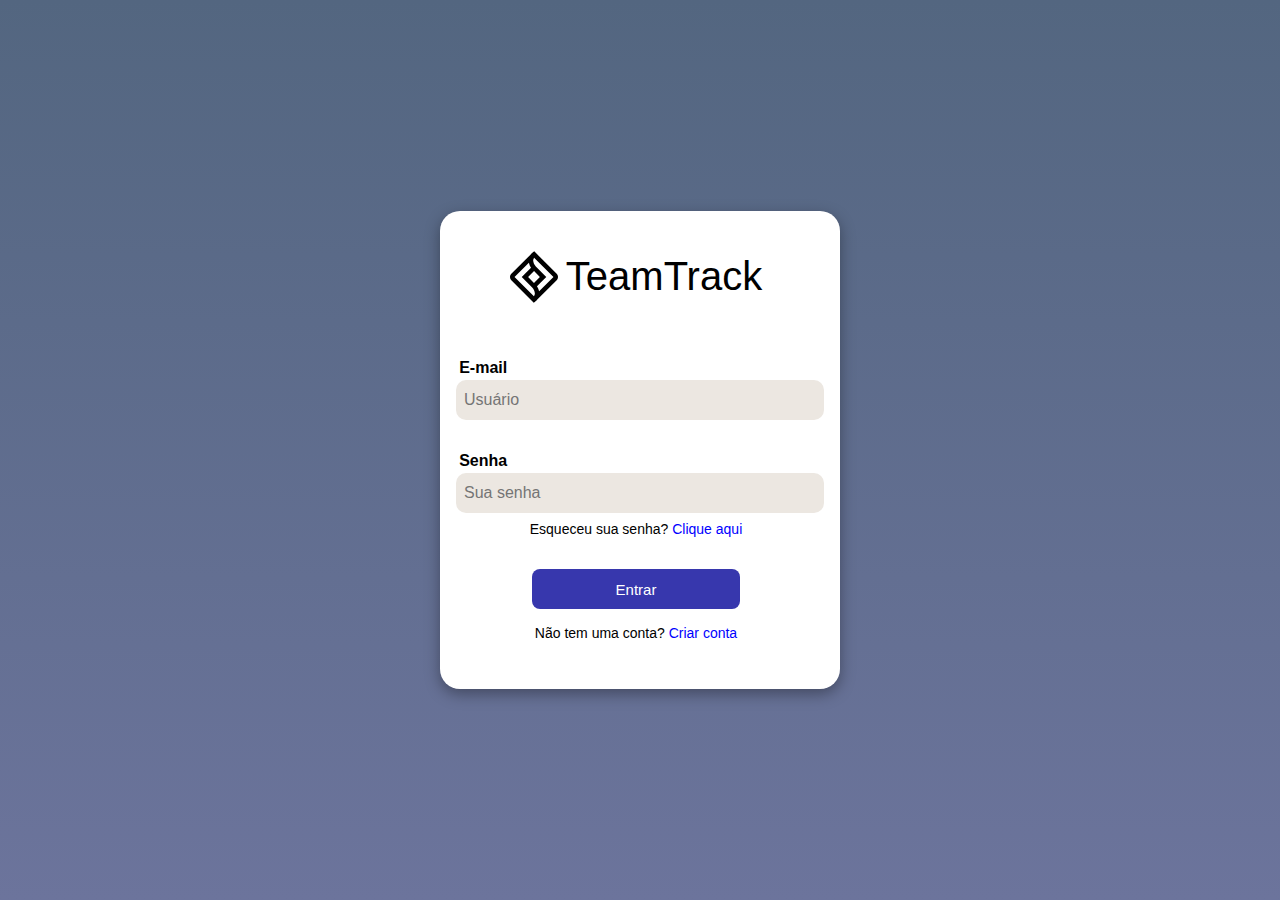
<file: Login-TeamTrack/index.html>
<!DOCTYPE html>
<html lang="pt-br">
<head>
    <meta charset="UTF-8">
    <meta name="viewport" content="width=device-width, initial-scale=1.0">
    <title>Login - TeamTrack</title>
    <link rel="stylesheet" href="styles/style.css">
    <link rel="stylesheet" href="https://cdn.jsdelivr.net/npm/bootstrap-icons@1.11.3/font/bootstrap-icons.min.css">
    <link rel="shortcut icon" href="https://img.icons8.com/material-outlined/24/000000/jira.png" type="image/x-icon">
</head>
<body>
    <div class="div-register-login">
        <div class="screen-login">
            <form action="#">
                <div class="align-photo">
                    <svg xmlns="http://www.w3.org/2000/svg" x="0px" y="0px" width="100" height="100" viewBox="0 0 21.172 22.57">
                        <path d="M 10.693359 -0.025390625 L 10.001953 0.4765625 C 9.9584984 0.5080972 9.9209817 0.54516424 9.8789062 0.578125 C 9.5973419 0.79869487 9.3467442 1.0497664 9.1308594 1.3261719 L 0.5859375 9.8710938 C -0.18646011 10.643725 -0.18646011 11.926588 0.5859375 12.699219 L 10.482422 22.595703 L 11.173828 22.09375 C 11.217264 22.062208 11.254817 22.025155 11.296875 21.992188 C 11.578322 21.771573 11.829088 21.520575 12.044922 21.244141 L 20.589844 12.699219 C 21.362241 11.926588 21.362241 10.643725 20.589844 9.8710938 L 10.693359 -0.025390625 z M 10.632812 2.7421875 L 19.175781 11.285156 L 12.841797 17.619141 C 12.672349 16.818158 12.367297 16.05308 11.90625 15.378906 L 15.996094 11.289062 L 11.382812 6.6269531 C 10.704675 5.929522 10.295543 5.0190092 10.207031 4.0507812 C 10.200131 3.5693402 10.375395 3.1335775 10.632812 2.7421875 z M 8.3339844 4.9511719 C 8.5028204 5.751904 8.8089901 6.513365 9.2695312 7.1875 C 9.2698524 7.1879701 9.2692099 7.1889831 9.2695312 7.1894531 L 5.1757812 11.28125 L 9.7890625 15.943359 C 10.467757 16.63969 10.87884 17.54993 10.96875 18.517578 C 10.97595 18.999805 10.800759 19.4361 10.542969 19.828125 L 2 11.285156 L 8.3339844 4.9511719 z M 10.603516 8.6816406 L 13.175781 11.28125 L 10.568359 13.888672 L 7.9960938 11.289062 L 10.603516 8.6816406 z"></path>
                    </svg>
                    <h1>TeamTrack</h1>
                </div>
                <span class="span-error-login"></span>
    
                <div class="div-align-inputs">
                    <label for="mail-inpt">E-mail</label>
                    <input type="email" class="inpt-logins" id="mail-inpt" placeholder="Usuário">
                </div>
                
                <div class="div-align-remember">
                    <div class="div-align-inputs">
                        <label for="password-inpt">Senha</label>
                        <input type="password" class="inpt-logins" id="password-inpt" placeholder="Sua senha">
                    </div>
                    <p>Esqueceu sua senha?<span class="spansAll"> Clique aqui</span></p>
                </div>
                
                <div class="div-align-btn">
                    <button type="submit" class="btn-logins" id="btn-login">Entrar</button>
                    
                    <p>Não tem uma conta?<span class="spansAll"> Criar conta</span></p>
                </div>
            </form>
        </div>

        <div class="screen-register">
            <form action="#">
                <div class="align-photo">
                    <svg xmlns="http://www.w3.org/2000/svg" x="0px" y="0px" width="100" height="100" viewBox="0 0 21.172 22.57">
                        <path d="M 10.693359 -0.025390625 L 10.001953 0.4765625 C 9.9584984 0.5080972 9.9209817 0.54516424 9.8789062 0.578125 C 9.5973419 0.79869487 9.3467442 1.0497664 9.1308594 1.3261719 L 0.5859375 9.8710938 C -0.18646011 10.643725 -0.18646011 11.926588 0.5859375 12.699219 L 10.482422 22.595703 L 11.173828 22.09375 C 11.217264 22.062208 11.254817 22.025155 11.296875 21.992188 C 11.578322 21.771573 11.829088 21.520575 12.044922 21.244141 L 20.589844 12.699219 C 21.362241 11.926588 21.362241 10.643725 20.589844 9.8710938 L 10.693359 -0.025390625 z M 10.632812 2.7421875 L 19.175781 11.285156 L 12.841797 17.619141 C 12.672349 16.818158 12.367297 16.05308 11.90625 15.378906 L 15.996094 11.289062 L 11.382812 6.6269531 C 10.704675 5.929522 10.295543 5.0190092 10.207031 4.0507812 C 10.200131 3.5693402 10.375395 3.1335775 10.632812 2.7421875 z M 8.3339844 4.9511719 C 8.5028204 5.751904 8.8089901 6.513365 9.2695312 7.1875 C 9.2698524 7.1879701 9.2692099 7.1889831 9.2695312 7.1894531 L 5.1757812 11.28125 L 9.7890625 15.943359 C 10.467757 16.63969 10.87884 17.54993 10.96875 18.517578 C 10.97595 18.999805 10.800759 19.4361 10.542969 19.828125 L 2 11.285156 L 8.3339844 4.9511719 z M 10.603516 8.6816406 L 13.175781 11.28125 L 10.568359 13.888672 L 7.9960938 11.289062 L 10.603516 8.6816406 z"></path>
                    </svg>
                    <h1>TeamTrack</h1>
                </div>

                <span class="span-error-login">Preencha todos os campos</span>
    
                <div class="div-align-inputs">
                    <label for="name-inpt">Nome</label>
                    <input type="text" class="inpt-logins" id="name-inpt" placeholder="Insira seu nome">
                </div>

                <div class="div-align-inputs">
                    <label for="mail-inpt">E-mail</label>
                    <input type="text" class="inpt-logins" id="mail-inpt-register" placeholder="Insira seu email">
                </div>

                <div class="div-align-inputs">
                    <label for="phone-inpt">Telefone</label>
                    <input type="tel" class="inpt-logins" id="phone-inpt" placeholder="Insira seu telefone" maxlength="15">
                </div>
        
                <div class="div-align-inputs">
                    <label for="password-inpt">Senha</label>
                    <input type="password" class="inpt-logins" id="password-inpt-register" placeholder="Insira sua senha">
                </div>
                
                <div class="div-align-inputs">
                    <label for="re-password-inpt">Repita sua Senha</label>
                    <input type="password" class="inpt-logins" id="re-password-inpt" placeholder="Repita sua senha">
                </div>
                
                <div class="div-align-btn">
                    <button type="submit" class="btn-logins" id="btn-register">Registrar</button>
                    <p>Já possui tem uma conta?<span class="spansAll"> Fazer login</span></p>
                </div>
            </form>
        </div>
    </div>

    <script src="scripts/app.js"></script>
</body>
</html>
</file>
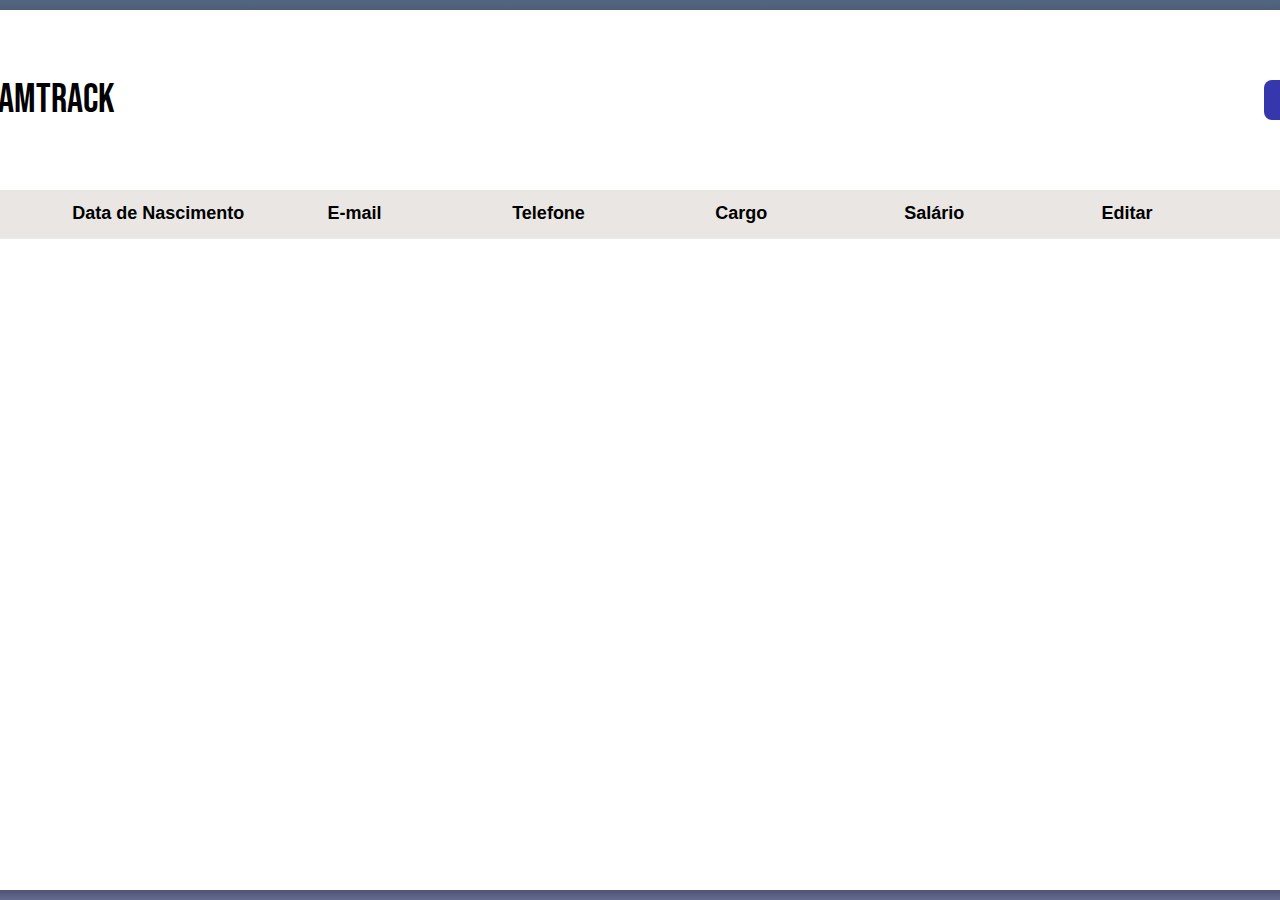
<file: TeamTrack-Painel/index.html>
<!DOCTYPE html>
<html lang="pt-BR">
<head>
    <meta charset="UTF-8">
    <meta name="viewport" content="width=device-width, initial-scale=1.0">
    <title>TeamTrack - Home</title>
    <link rel="stylesheet" href="styles/style.css">
    <link rel="stylesheet" href="https://cdn.jsdelivr.net/npm/bootstrap-icons@1.11.3/font/bootstrap-icons.min.css">
    <link rel="shortcut icon" href="https://img.icons8.com/material-outlined/24/000000/jira.png" type="image/x-icon">
</head>
<body>
    <div class="div-all">
      <div class="div-header">
        <div class="align-photo">
            <svg xmlns="http://www.w3.org/2000/svg" x="0px" y="0px" width="100" height="100" viewBox="0 0 21.172 22.57">
                <path d="M 10.693359 -0.025390625 L 10.001953 0.4765625 C 9.9584984 0.5080972 9.9209817 0.54516424 9.8789062 0.578125 C 9.5973419 0.79869487 9.3467442 1.0497664 9.1308594 1.3261719 L 0.5859375 9.8710938 C -0.18646011 10.643725 -0.18646011 11.926588 0.5859375 12.699219 L 10.482422 22.595703 L 11.173828 22.09375 C 11.217264 22.062208 11.254817 22.025155 11.296875 21.992188 C 11.578322 21.771573 11.829088 21.520575 12.044922 21.244141 L 20.589844 12.699219 C 21.362241 11.926588 21.362241 10.643725 20.589844 9.8710938 L 10.693359 -0.025390625 z M 10.632812 2.7421875 L 19.175781 11.285156 L 12.841797 17.619141 C 12.672349 16.818158 12.367297 16.05308 11.90625 15.378906 L 15.996094 11.289062 L 11.382812 6.6269531 C 10.704675 5.929522 10.295543 5.0190092 10.207031 4.0507812 C 10.200131 3.5693402 10.375395 3.1335775 10.632812 2.7421875 z M 8.3339844 4.9511719 C 8.5028204 5.751904 8.8089901 6.513365 9.2695312 7.1875 C 9.2698524 7.1879701 9.2692099 7.1889831 9.2695312 7.1894531 L 5.1757812 11.28125 L 9.7890625 15.943359 C 10.467757 16.63969 10.87884 17.54993 10.96875 18.517578 C 10.97595 18.999805 10.800759 19.4361 10.542969 19.828125 L 2 11.285156 L 8.3339844 4.9511719 z M 10.603516 8.6816406 L 13.175781 11.28125 L 10.568359 13.888672 L 7.9960938 11.289062 L 10.603516 8.6816406 z"></path>
            </svg>
            <h1>TeamTrack</h1>
        </div>

        <button type="button" id="btn-submit-add" title="Adicionar">Adicionar</button>
      </div>

      <div class="div-main">
        <table>
            <thead>
                <tr>
                    <th>Nome</th>
                    <th>Data de Nascimento</th>
                    <th>E-mail</th>
                    <th>Telefone</th>
                    <th>Cargo</th>
                    <th>Salário</th>
                    <th>Editar</th>
                    <th>Excluir</th>
                </tr>
            </thead>
            <tbody>
            </tbody>
        </table>
      </div>

      <div id="div-modal-all">
        <div class="div-modal">
          <h1 id="h1-title">Novo Funcionário</h1>
          <form id="form" action="#">
            <div class="div-align-inputs">
              <label for="inpt-name">Nome:</label>
              <div class="div-align-span">
                <input type="text" name="" id="inpt-name" placeholder="Digite o nome">
                <span></span>
              </div>
            </div>
  
            <div class="div-align-inputs">
              <label for="inpt-date">Data de Nascimento:</label>
              <div class="div-align-span">
                <input type="date" name="" id="inpt-date">
                <span></span>
              </div>
            </div>
  
            <div class="div-align-inputs">
              <label for="inpt-mail">E-Mail:</label>
              <div class="div-align-span">
                <input type="email" name="" id="inpt-mail" placeholder="Digite o e-mail">
                <span></span>
              </div>
            </div>
  
            <div class="div-align-inputs">
              <label for="inpt-mail">Telefone:</label>
              <div class="div-align-span">
                <input type="tel" name="" id="inpt-phone" placeholder="Digite o telefone" maxlength="15">
                <span></span>
              </div>
            </div>
  
            <div class="div-align-inputs">
              <label for="inpt-role">Cargo:</label>
              <div class="div-align-span">
                <input type="tel" id="inpt-role" placeholder="Digite a função">
                <span></span>
              </div>
            </div>
  
            <div class="div-align-inputs">
              <label for="inpt-salary">Salário:</label>
              <div class="div-align-span">
                <input type="number" name="" id="inpt-salary" placeholder="Digite o salário">
                <span></span>
              </div>
            </div>
  
            <div class="align-btns-modal">
              <button type="submit" title="Botão Cadastrar" id="btn-modal-submit">Cadastrar</button>
              <button type="submit" title="Botão Cadastrar" id="btn-update">Atualizar</button>
              <button type="button" title="Botão Cancelar" id="btn-modal-cancel">Fechar</button>
            </div>
          </form>
        </div>
      </div>
    </div>
 <script src="script.js"></script>
</body>
</html>
</file>
<file: Login-TeamTrack/styles/style.css>
*{
    margin: 0;
    padding: 0;
}

body{
    height: 100vh;
    display: flex;
    align-items: center;
    justify-content: center;
    background: linear-gradient(0deg, rgb(108, 116, 156) 0%, rgb(83, 102, 128) 100%);
    background-repeat: no-repeat;
}

.div-register-login{
    width: 25rem;
    border-radius: 20px;
    background-color: white;
    box-shadow: rgba(0, 0, 0, 0.35) 0px 5px 15px;
}

.screen-login{
    display: block;
}

.screen-register{
    display: none;
}

form{
    display: flex;
    flex-direction: column;
    align-items: center;
    justify-content: center;
    font-family: 'Gill Sans', 'Gill Sans MT', Calibri, 'Trebuchet MS', sans-serif;
    font-size: 16px;

    gap: 2rem;
    padding: 1em 1em;
    padding-bottom: 3rem;
    padding-right: 1.5rem;
}

form h1{
    font-family: "Bebas Neue", sans-serif;
    font-weight: 500;
    font-size: 40px;
    font-style: normal;
}

svg{
    width: 3rem;
}

.span-error-login{
    display: none;
    color: red;
    font-size: 15px;
    font-family: 'Gill Sans', 'Gill Sans MT', Calibri, 'Trebuchet MS', sans-serif;
    font-size: 16px;
    font-weight: bold;
}

.align-photo{
    display: flex;
    align-items: center;
    gap: 0.5rem;
}

.div-align-inputs{
    width: 100%;
    display: flex;
    flex-direction: column;
    align-items: start;
    gap: 0.2rem;
}

.div-align-remember{
    width: 100%;
    display: flex;
    flex-direction: column;
    align-items: center;
    gap: 0.5rem;
}

.div-align-remember p{
    font-size: 14px;
}

.spansAll{
    color: blue;
    cursor: pointer;
}

.spansAll:active{
    color: rgb(1, 1, 146);
}

label{
    margin-left: 0.2rem;
    font-weight: bold;
}

.inpt-logins{
    width: 100%;
    height: 2.5rem;
    border-radius: 10px;

    border: none;
    outline-color: rgb(38, 38, 153);
    padding-left: 0.5rem;
    background-color: rgb(236, 231, 225);

    font-family: 'Gill Sans', 'Gill Sans MT', Calibri, 'Trebuchet MS', sans-serif;
    font-size: 16px;
}

.div-align-btn{
    display: flex;
    flex-direction: column;
    align-items: center;
    gap: 1rem;
}

.div-align-btn p{
    font-size: 14px;
}

.btn-logins{
    color: white;
    background-color: rgb(55, 55, 173);
    border: none;
    border-radius: 8px;
  
    font-size: 15px;
    width: 13rem;
    height: 2.5rem;
    cursor: pointer;
    transition: 0.4s;
}
  
.btn-logins:active{
    color: rgb(173, 173, 173);
    background-color: rgb(34, 34, 105);
    transform: scale(0.9);
}
</file>
<file: TeamTrack-Painel/styles/style.css>
@import url('https://fonts.googleapis.com/css2?family=Bebas+Neue&display=swap');

*{
  margin: 0;
  padding: 0;
}

body{
  height: 100vh;
  width: 100vw;

  display: flex;
  justify-content: center;
  flex-direction: column;
  align-items: center;

  background: linear-gradient(0deg, rgb(108, 116, 156) 0%, rgb(83, 102, 128) 100%);
  background-repeat: no-repeat;
}

.div-all{
  display: flex;
  flex-direction: column;
  align-items: center;

  background-color: rgb(255, 255, 255);
  width: 100rem;
  height: 55rem;
  border-radius: 15px;
  gap: 2.5rem;
  box-shadow: rgba(0, 0, 0, 0.35) 0px 5px 15px;
}

.div-header{
  width: 94rem;
  padding-top: 2.5rem;
  display: flex;
  justify-content: space-between;
  align-items: center;
}

.align-photo{
  display: flex;
  align-items: center;
  gap: 1.5rem;
}

svg{
  width: 3.5rem;
}

.div-header h1{
  font-family: "Bebas Neue", sans-serif;
  font-weight: 500;
  font-size: 40px;
  font-style: normal;
}

#btn-submit-add{
  color: white;
  background-color: rgb(55, 55, 173);
  border: none;
  border-radius: 8px;

  font-size: 15px;
  width: 8rem;
  height: 2.5rem;
  cursor: pointer;
  transition: 0.4s;
}

#btn-submit-add:hover{
  transform: scale(1.05);
}

#btn-submit-add:active{
  color: rgb(173, 173, 173);
  background-color: rgb(34, 34, 105);
}

.div-main{
  display: flex;
  flex-direction: column;
  align-items: center;
  overflow: auto;

  width: 97rem;
}

table {
  width: 100%;
  border-spacing: 10px;
  word-break: break-all;
  border-collapse: collapse;
  text-align: center;
}

thead {
  background-color: rgb(233, 230, 227);
  height: 3rem;
  font-family: 'Gill Sans', 'Gill Sans MT', Calibri, 'Trebuchet MS', sans-serif;
  font-size: 18px;
  font-weight: bold;
}

tr {
  border-bottom: 1px solid rgb(238, 235, 235)!important;
}

tbody tr td {
  vertical-align: text-top;
  padding: 6px;
  max-width: 50px;
  font-size: 16px;
}

thead tr th {
  padding: 5px;
  margin-bottom: 1re;
  width: 100rem;
}

tbody tr {
  margin-bottom: 50px;
  font-family: 'Gill Sans', 'Gill Sans MT', Calibri, 'Trebuchet MS', sans-serif;
}

/* ===== Design Modal ====== */

#div-modal-all{
  height: 100%;

  position: fixed;
  display: none;
  align-items: center;
  justify-content: center;

  animation: modal .4s;
}

.div-modal{
  display: flex;
  flex-direction: column;
  align-items: center;
  background-color: white;
  width: 28rem;
  border-radius: 20px;
  gap: 2rem;
  padding-bottom: 2rem;
  box-shadow: rgba(100, 100, 111, 0.2) 0px 7px 29px 0px;
}

.div-modal h1{ 
  font-family: "Bebas Neue", sans-serif;
  font-weight: 500;
  font-size: 40px;
  font-style: normal;
  margin-top: 2rem;
}

form{
  display: flex;
  flex-direction: column;
  align-items: center;
  gap: 1.5rem;
}

.div-align-inputs{
  display: flex;
  flex-direction: column;
  align-items: start;
  gap: 0.2rem;
}

.div-align-inputs input{
  width: 20rem;
  height: 2rem;
  padding-left: 0.5rem;
  padding-right: 0.5rem;

  border-radius: 10px;
  border: none;
  background-color: rgb(236, 231, 225);
}

.div-align-inputs label{
  font-family: 'Gill Sans', 'Gill Sans MT', Calibri, 'Trebuchet MS', sans-serif;
  font-weight: bold;
  margin-left: 0.5rem;
}

.div-align-span{
  display: flex;
  flex-direction: column;
  align-items: center;
}

.div-align-span span{
  font-family: 'Gill Sans', 'Gill Sans MT', Calibri, 'Trebuchet MS', sans-serif;
}

#btn-modal-submit{
  color: white;
  background-color: rgb(55, 55, 173);
  border: none;
  border-radius: 8px;

  font-size: 15px;
  width: 8rem;
  height: 2.5rem;
  cursor: pointer;
  transition: 0.4s;
}

#btn-modal-submit:hover{
  transform: scale(1.05);
}

#btn-modal-submit:active{
  color: rgb(173, 173, 173);
  background-color: rgb(34, 34, 105);
}

#btn-modal-cancel{
  color: white;
  background-color: rgb(173, 55, 55);
  border: none;
  border-radius: 8px;

  font-size: 15px;
  width: 8rem;
  height: 2.5rem;
  cursor: pointer;
  transition: 0.4s;
}

#btn-modal-cancel:hover{
  transform: scale(1.05);
}

#btn-modal-cancel:active{
  color: rgb(173, 173, 173);
  background-color: rgb(105, 34, 34);
}

#btn-update{
  color: white;
  background-color: rgb(55, 55, 173);
  border: none;
  border-radius: 8px;

  font-size: 15px;
  width: 8rem;
  height: 2.5rem;
  transition: 0.4s;  
}

#btn-update:hover{
  transform: scale(1.05);
}

#btn-update:active{
  color: rgb(173, 173, 173);
  background-color: rgb(34, 34, 105);
}

.align-btns-modal{
  display: flex;
  align-items: center;
  gap: 0.5rem;
}

.action{
  background-color: transparent;
  border: none;
  transform: scale(1.2);
  cursor: pointer;
}

@keyframes modal{
  from {
    opacity: 0;
    transform: translate3d(0, -60px, 0);
  }
  to {
    opacity: 1;
    transform: translate3d(0, 0, 0);
  }
}
</file>
